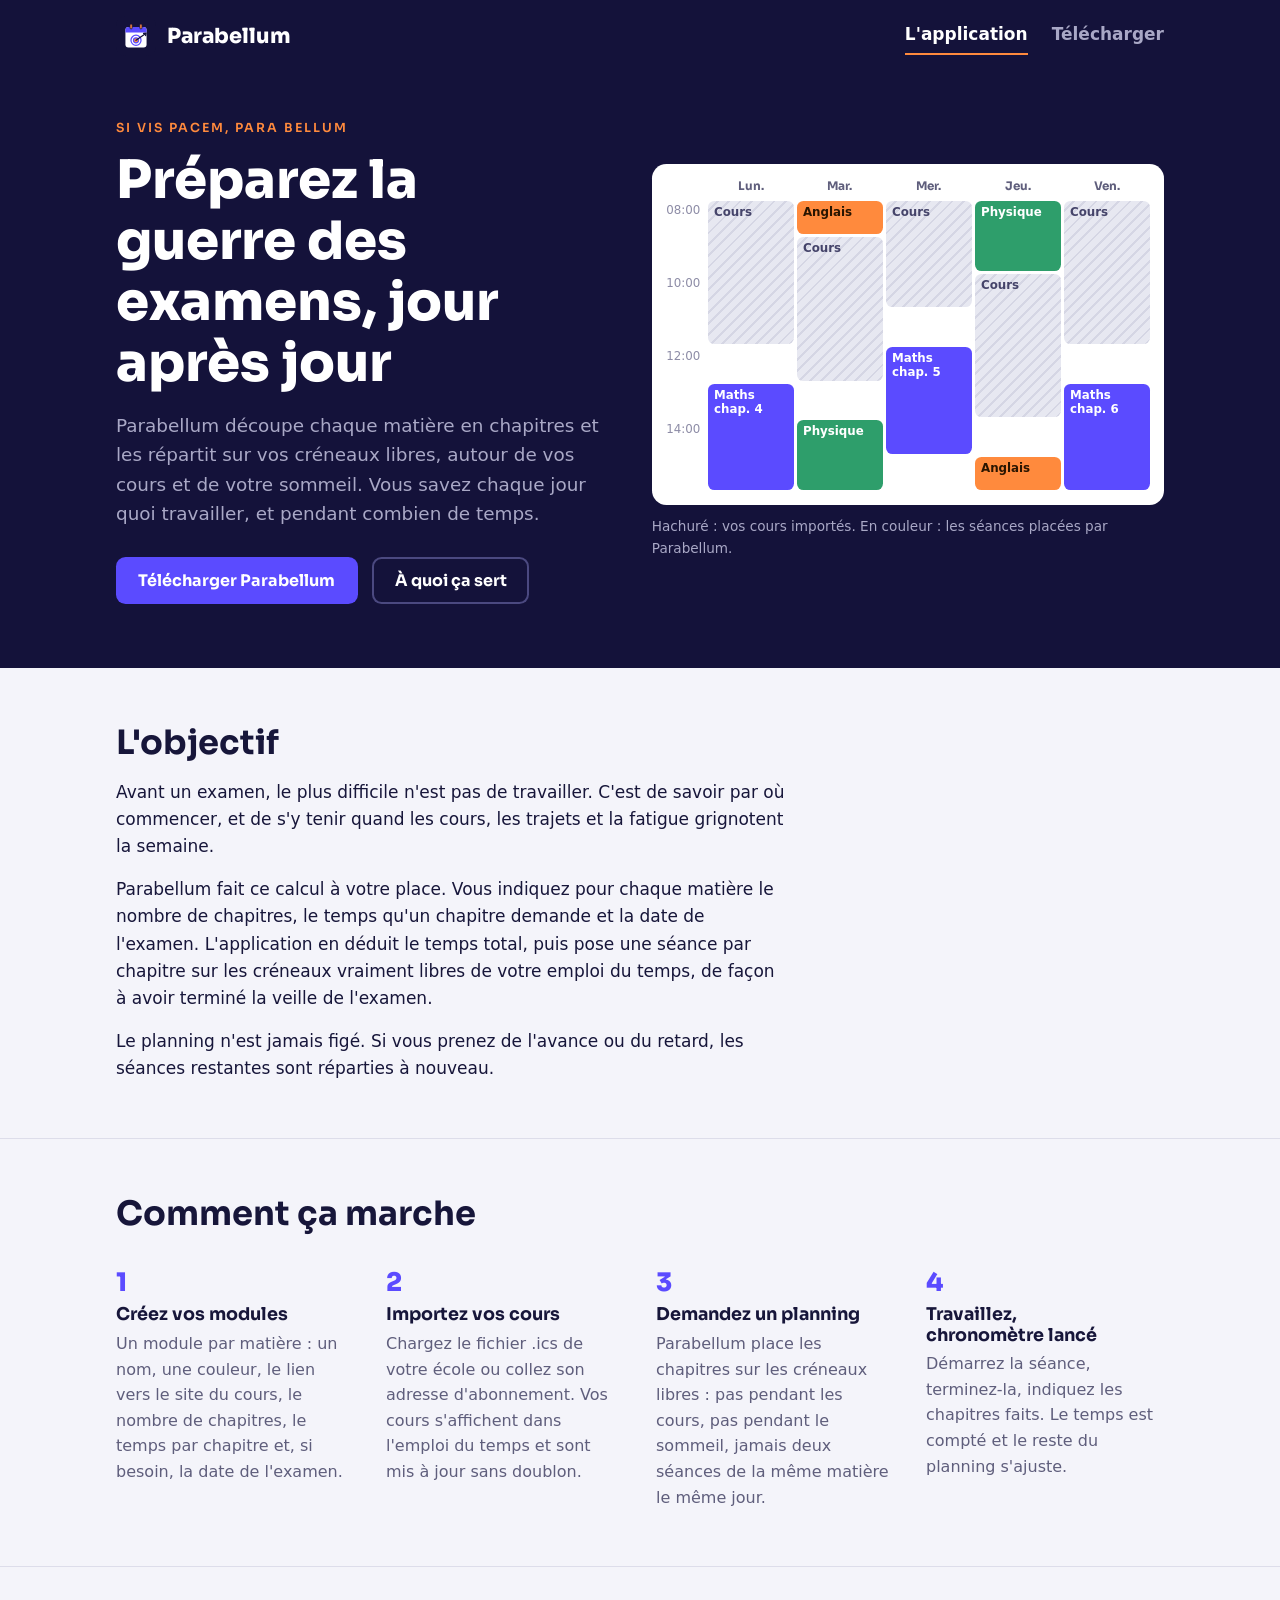
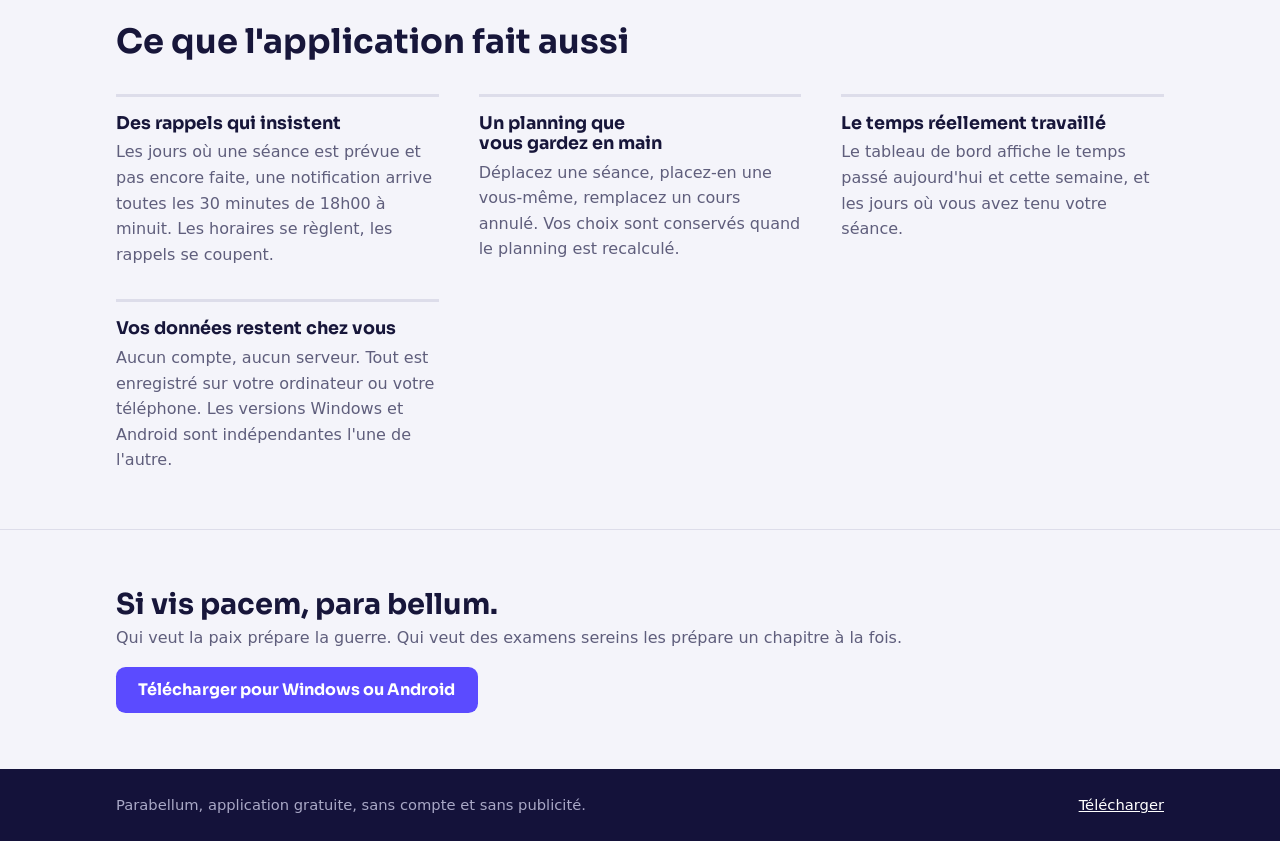
<file: index.html>
<!DOCTYPE html>
<html lang="fr">
<head>
  <meta charset="utf-8">
  <meta name="viewport" content="width=device-width, initial-scale=1">
  <title>Parabellum</title>
  <meta name="description" content="Parabellum répartit vos révisions sur vos créneaux libres, autour de vos cours, jusqu'à la veille de chaque examen.">
  <link rel="icon" href="logo.svg" type="image/svg+xml">
  <link rel="stylesheet" href="style.css">
</head>
<body>
  <header class="top">
    <div class="wrap">
      <a class="brand" href="index.html"><img src="logo.svg" alt="">Parabellum</a>
      <nav aria-label="Navigation principale">
        <a href="index.html" aria-current="page">L'application</a>
        <a href="telechargement.html">Télécharger</a>
      </nav>
    </div>
  </header>

  <div class="hero">
    <div class="wrap">
      <div>
        <p class="motto">SI VIS PACEM, PARA BELLUM</p>
        <h1>Préparez la guerre des examens, jour après jour</h1>
        <p class="lead">Parabellum découpe chaque matière en chapitres et les répartit sur vos créneaux
          libres, autour de vos cours et de votre sommeil. Vous savez chaque jour quoi travailler,
          et pendant combien de temps.</p>
        <div class="actions">
          <a class="button" href="telechargement.html">Télécharger Parabellum</a>
          <a class="button ghost" href="#objectif">À quoi ça sert</a>
        </div>
      </div>
      <div>
        <div class="planning" role="img" aria-label="Exemple d'emploi du temps : les cours sont hachurés, les séances de révision de maths, de physique et d'anglais sont placées sur les créneaux libres.">
          <span></span><span class="day">Lun.</span><span class="day">Mar.</span><span class="day">Mer.</span><span class="day">Jeu.</span><span class="day">Ven.</span>
          <span class="hour" style="grid-row:2">08:00</span>
          <span class="hour" style="grid-row:4">10:00</span>
          <span class="hour" style="grid-row:6">12:00</span>
          <span class="hour" style="grid-row:8">14:00</span>
          <span class="slot course" style="grid-column:2;grid-row:2/6">Cours</span>
          <span class="slot course" style="grid-column:3;grid-row:3/7">Cours</span>
          <span class="slot course" style="grid-column:4;grid-row:2/5">Cours</span>
          <span class="slot course" style="grid-column:5;grid-row:4/8">Cours</span>
          <span class="slot course" style="grid-column:6;grid-row:2/6">Cours</span>
          <span class="slot m1" style="grid-column:2;grid-row:7/10">Maths<br>chap. 4</span>
          <span class="slot m3" style="grid-column:3;grid-row:2/3">Anglais</span>
          <span class="slot m2" style="grid-column:3;grid-row:8/10">Physique</span>
          <span class="slot m1" style="grid-column:4;grid-row:6/9">Maths<br>chap. 5</span>
          <span class="slot m2" style="grid-column:5;grid-row:2/4">Physique</span>
          <span class="slot m3" style="grid-column:5;grid-row:9/10">Anglais</span>
          <span class="slot m1" style="grid-column:6;grid-row:7/10">Maths<br>chap. 6</span>
        </div>
        <p class="planning-caption">Hachuré : vos cours importés. En couleur : les séances placées par Parabellum.</p>
      </div>
    </div>
  </div>

  <main>
    <section id="objectif">
      <div class="wrap">
        <h2 class="section-title">L'objectif</h2>
        <div class="prose">
          <p>Avant un examen, le plus difficile n'est pas de travailler. C'est de savoir par où commencer,
            et de s'y tenir quand les cours, les trajets et la fatigue grignotent la semaine.</p>
          <p>Parabellum fait ce calcul à votre place. Vous indiquez pour chaque matière le nombre de
            chapitres, le temps qu'un chapitre demande et la date de l'examen. L'application en déduit
            le temps total, puis pose une séance par chapitre sur les créneaux vraiment libres de votre
            emploi du temps, de façon à avoir terminé la veille de l'examen.</p>
          <p>Le planning n'est jamais figé. Si vous prenez de l'avance ou du retard, les séances
            restantes sont réparties à nouveau.</p>
        </div>
      </div>
    </section>

    <section>
      <div class="wrap">
        <h2 class="section-title">Comment ça marche</h2>
        <ol class="steps">
          <li>
            <h3>Créez vos modules</h3>
            <p>Un module par matière : un nom, une couleur, le lien vers le site du cours, le nombre de
              chapitres, le temps par chapitre et, si besoin, la date de l'examen.</p>
          </li>
          <li>
            <h3>Importez vos cours</h3>
            <p>Chargez le fichier .ics de votre école ou collez son adresse d'abonnement. Vos cours
              s'affichent dans l'emploi du temps et sont mis à jour sans doublon.</p>
          </li>
          <li>
            <h3>Demandez un planning</h3>
            <p>Parabellum place les chapitres sur les créneaux libres : pas pendant les cours, pas
              pendant le sommeil, jamais deux séances de la même matière le même jour.</p>
          </li>
          <li>
            <h3>Travaillez, chronomètre lancé</h3>
            <p>Démarrez la séance, terminez-la, indiquez les chapitres faits. Le temps est compté et le
              reste du planning s'ajuste.</p>
          </li>
        </ol>
      </div>
    </section>

    <section>
      <div class="wrap">
        <h2 class="section-title">Ce que l'application fait aussi</h2>
        <div class="features">
          <div>
            <h3>Des rappels qui insistent</h3>
            <p>Les jours où une séance est prévue et pas encore faite, une notification arrive toutes
              les 30 minutes de 18h00 à minuit. Les horaires se règlent, les rappels se coupent.</p>
          </div>
          <div>
            <h3>Un planning que vous gardez en main</h3>
            <p>Déplacez une séance, placez-en une vous-même, remplacez un cours annulé. Vos choix sont
              conservés quand le planning est recalculé.</p>
          </div>
          <div>
            <h3>Le temps réellement travaillé</h3>
            <p>Le tableau de bord affiche le temps passé aujourd'hui et cette semaine, et les jours où
              vous avez tenu votre séance.</p>
          </div>
          <div>
            <h3>Vos données restent chez vous</h3>
            <p>Aucun compte, aucun serveur. Tout est enregistré sur votre ordinateur ou votre téléphone.
              Les versions Windows et Android sont indépendantes l'une de l'autre.</p>
          </div>
        </div>
      </div>
    </section>

    <section>
      <div class="wrap closing">
        <blockquote>Si vis pacem, para bellum.
          <span>Qui veut la paix prépare la guerre. Qui veut des examens sereins les prépare un chapitre à la fois.</span>
        </blockquote>
        <a class="button" href="telechargement.html">Télécharger pour Windows ou Android</a>
      </div>
    </section>
  </main>

  <footer>
    <div class="wrap">
      <span>Parabellum, application gratuite, sans compte et sans publicité.</span>
      <a href="telechargement.html">Télécharger</a>
    </div>
  </footer>
</body>
</html>
</file>
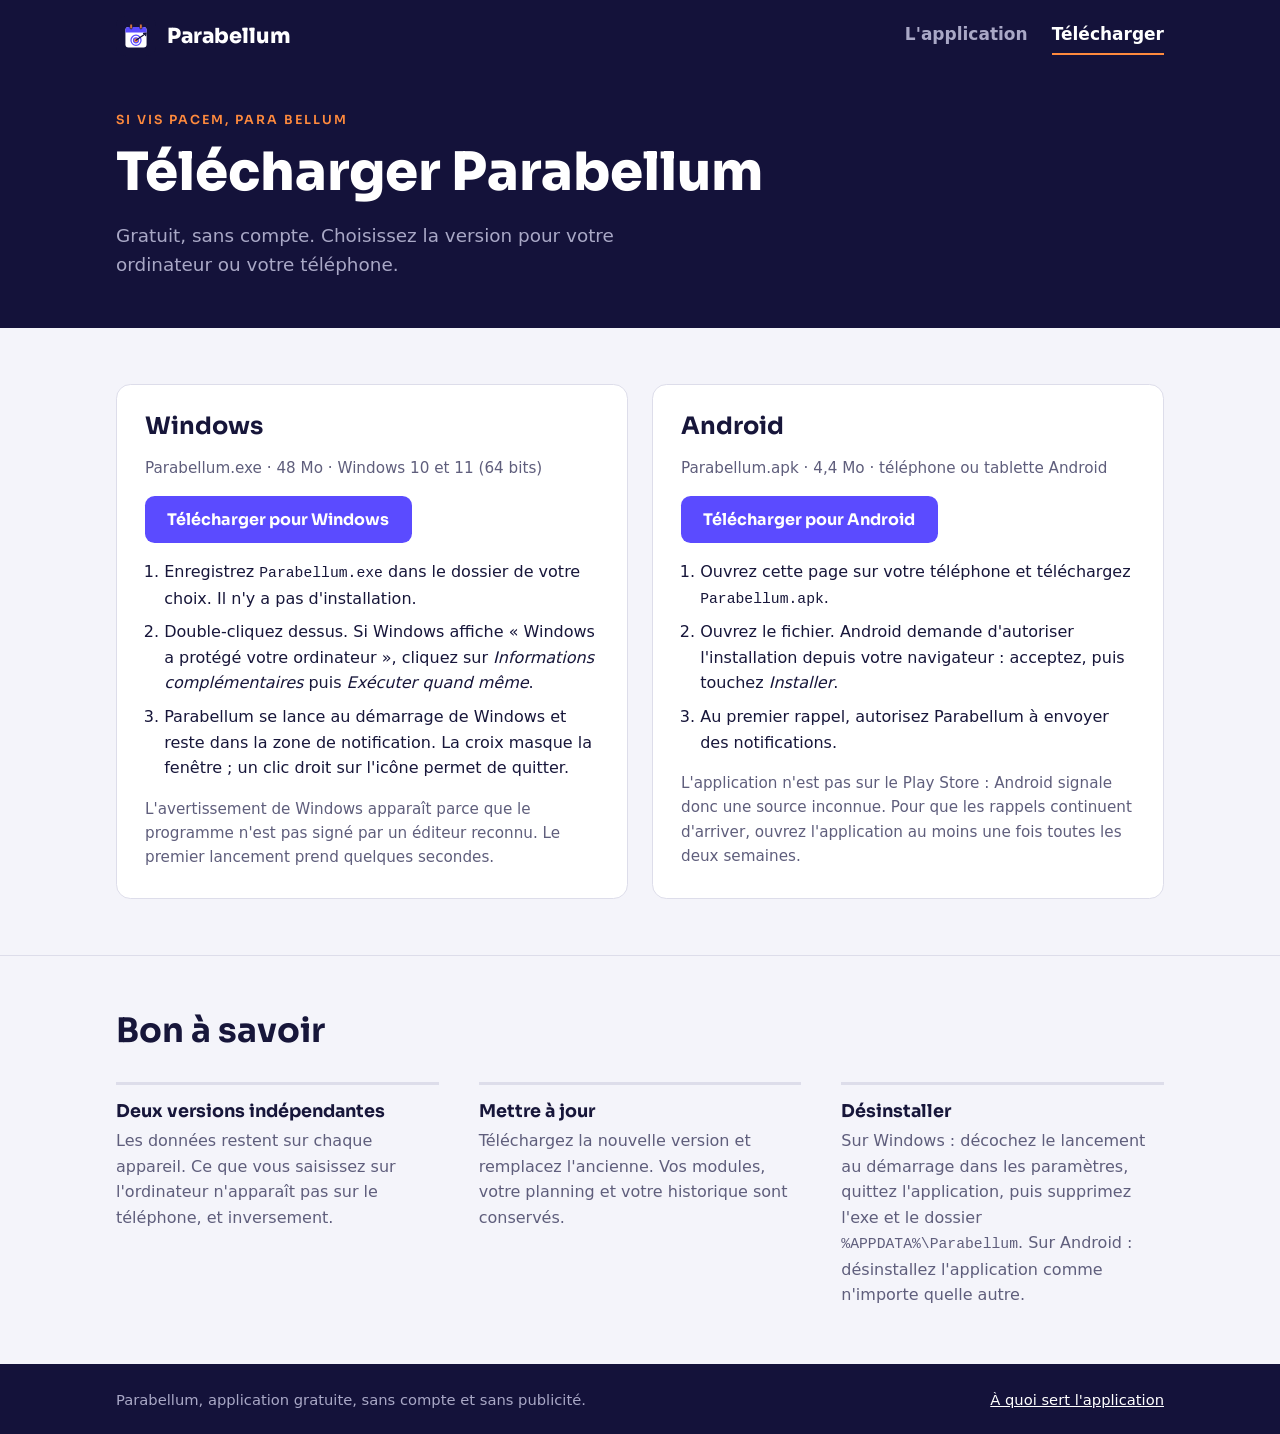
<file: telechargement.html>
<!DOCTYPE html>
<html lang="fr">
<head>
  <meta charset="utf-8">
  <meta name="viewport" content="width=device-width, initial-scale=1">
  <title>Télécharger Parabellum</title>
  <meta name="description" content="Téléchargez Parabellum pour Windows (.exe) ou pour Android (.apk).">
  <link rel="icon" href="logo.svg" type="image/svg+xml">
  <link rel="stylesheet" href="style.css">
</head>
<body>
  <header class="top">
    <div class="wrap">
      <a class="brand" href="index.html"><img src="logo.svg" alt="">Parabellum</a>
      <nav aria-label="Navigation principale">
        <a href="index.html">L'application</a>
        <a href="telechargement.html" aria-current="page">Télécharger</a>
      </nav>
    </div>
  </header>

  <div class="hero small">
    <div class="wrap">
      <p class="motto">SI VIS PACEM, PARA BELLUM</p>
      <h1>Télécharger Parabellum</h1>
      <p class="lead">Gratuit, sans compte. Choisissez la version pour votre ordinateur ou votre téléphone.</p>
    </div>
  </div>

  <main>
    <section>
      <div class="wrap">
        <div class="downloads">
          <article class="download" id="windows">
            <h2>Windows</h2>
            <p class="meta">Parabellum.exe · 48 Mo · Windows 10 et 11 (64 bits)</p>
            <a class="button" href="https://mega.nz/file/zElFkSoY#KUqb7n2feIMeLNQunItwTiQPsHoIsM7RFfbxZ8sJ6u4" rel="noopener">Télécharger pour Windows</a>
            <ol>
              <li>Enregistrez <code>Parabellum.exe</code> dans le dossier de votre choix. Il n'y a pas d'installation.</li>
              <li>Double-cliquez dessus. Si Windows affiche « Windows a protégé votre ordinateur »,
                cliquez sur <em>Informations complémentaires</em> puis <em>Exécuter quand même</em>.</li>
              <li>Parabellum se lance au démarrage de Windows et reste dans la zone de notification.
                La croix masque la fenêtre ; un clic droit sur l'icône permet de quitter.</li>
            </ol>
            <p class="note">L'avertissement de Windows apparaît parce que le programme n'est pas signé
              par un éditeur reconnu. Le premier lancement prend quelques secondes.</p>
          </article>

          <article class="download" id="android">
            <h2>Android</h2>
            <p class="meta">Parabellum.apk · 4,4 Mo · téléphone ou tablette Android</p>
            <a class="button" href="https://mega.nz/file/XV8xTLQb#tgXqwq_p18u2AMHGOnxEHTZFDdUp_uPbU1zEIXnpcqo" rel="noopener">Télécharger pour Android</a>
            <ol>
              <li>Ouvrez cette page sur votre téléphone et téléchargez <code>Parabellum.apk</code>.</li>
              <li>Ouvrez le fichier. Android demande d'autoriser l'installation depuis votre navigateur :
                acceptez, puis touchez <em>Installer</em>.</li>
              <li>Au premier rappel, autorisez Parabellum à envoyer des notifications.</li>
            </ol>
            <p class="note">L'application n'est pas sur le Play Store : Android signale donc une source
              inconnue. Pour que les rappels continuent d'arriver, ouvrez l'application au moins une
              fois toutes les deux semaines.</p>
          </article>
        </div>
      </div>
    </section>

    <section>
      <div class="wrap">
        <h2 class="section-title">Bon à savoir</h2>
        <div class="features">
          <div>
            <h3>Deux versions indépendantes</h3>
            <p>Les données restent sur chaque appareil. Ce que vous saisissez sur l'ordinateur
              n'apparaît pas sur le téléphone, et inversement.</p>
          </div>
          <div>
            <h3>Mettre à jour</h3>
            <p>Téléchargez la nouvelle version et remplacez l'ancienne. Vos modules, votre planning et
              votre historique sont conservés.</p>
          </div>
          <div>
            <h3>Désinstaller</h3>
            <p>Sur Windows : décochez le lancement au démarrage dans les paramètres, quittez
              l'application, puis supprimez l'exe et le dossier <code>%APPDATA%\Parabellum</code>.
              Sur Android : désinstallez l'application comme n'importe quelle autre.</p>
          </div>
        </div>
      </div>
    </section>
  </main>

  <footer>
    <div class="wrap">
      <span>Parabellum, application gratuite, sans compte et sans publicité.</span>
      <a href="index.html">À quoi sert l'application</a>
    </div>
  </footer>
</body>
</html>
</file>
<file: style.css>
/* Mise en page : bandeau bleu nuit de la marque en tête, contenu en une colonne lisible,
   l'emploi du temps de l'appli comme seule illustration. */
@font-face {
  font-family: "Sora";
  src: url("fonts/Sora.ttf") format("truetype");
  font-weight: 100 800;
  font-display: swap;
}

:root {
  --navy: #14123A;
  --accent: #5B4BFF;
  --orange: #FF8A3D;
  --green: #2E9E6B;
  --bg: #F4F4FA;
  --surface: #FFFFFF;
  --fg: #17163A;
  --muted: #5F5E7C;
  --line: #DDDDEA;
  --on-navy: #FFFFFF;
  --on-navy-muted: #A9A8C6;
  --link: #4A3CF0;
  --hatch: #C9CAD9;
  --course: #E7E8F1;
  --display: "Sora", "Segoe UI", system-ui, sans-serif;
  --body: "Segoe UI", system-ui, -apple-system, Roboto, sans-serif;
}
@media (prefers-color-scheme: dark) {
  :root {
    --bg: #0C0B24;
    --surface: #17153F;
    --fg: #ECECF7;
    --muted: #A9A8C6;
    --line: #2C2A5C;
    --link: #A9A0FF;
    --hatch: #46457A;
    --course: #24225A;
    color-scheme: dark;
  }
}

* { box-sizing: border-box; }
html { scroll-behavior: smooth; }
body {
  margin: 0;
  background: var(--bg);
  color: var(--fg);
  font: 1.0625rem/1.6 var(--body);
}
img, svg { max-width: 100%; }
a { color: var(--link); }
a:focus-visible, .button:focus-visible { outline: 3px solid var(--orange); outline-offset: 3px; }
h1, h2, h3 { font-family: var(--display); line-height: 1.15; text-wrap: balance; margin: 0; }
p { margin: 0; }

.wrap { max-width: 68rem; margin-inline: auto; padding-inline: 1.25rem; }

/* --- en-tête --- */
.top { background: var(--navy); color: var(--on-navy); }
.top .wrap { display: flex; flex-wrap: wrap; align-items: center; gap: 0.75rem 2rem; padding-block: 1rem; }
.brand { display: flex; align-items: center; gap: 0.7rem; color: inherit; text-decoration: none;
         font: 800 1.3rem var(--display); margin-right: auto; }
.brand img { width: 2.5rem; height: 2.5rem; }
.top nav { display: flex; gap: 1.5rem; }
.top nav a { color: var(--on-navy-muted); text-decoration: none; font-weight: 600; padding-block: 0.3rem;
             border-bottom: 2px solid transparent; }
.top nav a:hover { color: var(--on-navy); }
.top nav a[aria-current="page"] { color: var(--on-navy); border-bottom-color: var(--orange); }

/* --- bandeau --- */
.hero { background: var(--navy); color: var(--on-navy); }
.hero .wrap { display: grid; grid-template-columns: minmax(0, 1fr) minmax(0, 1.05fr); gap: 3rem;
              align-items: center; padding-block: 3rem 4rem; }
.motto { font: 600 0.78rem var(--display); letter-spacing: 0.16em; color: var(--orange); }
.hero h1 { font-size: clamp(2rem, 4.6vw, 3.3rem); font-weight: 800; margin-block: 0.9rem 1.1rem; }
.hero p.lead { color: var(--on-navy-muted); font-size: 1.15rem; max-width: 34rem; }
.actions { display: flex; flex-wrap: wrap; gap: 0.9rem; margin-top: 1.8rem; }
.button { display: inline-flex; align-items: center; gap: 0.5rem; padding: 0.8rem 1.4rem; border-radius: 0.6rem;
          background: var(--accent); color: #FFFFFF; font: 700 1rem var(--display); text-decoration: none; }
.button:hover { background: #4A3CF0; }
.button.ghost { background: transparent; box-shadow: inset 0 0 0 2px #4B4980; }
.button.ghost:hover { background: #211F55; }
.hero.small .wrap { display: block; padding-block: 2.5rem 3rem; }

/* --- emploi du temps illustré --- */
.planning { background: #FFFFFF; color: #17163A; border-radius: 0.9rem; padding: 0.9rem;
            display: grid; grid-template-columns: 2.4rem repeat(5, minmax(0, 1fr));
            grid-template-rows: auto repeat(8, 2.1rem); gap: 3px; font-size: 0.74rem; }
.planning .day { text-align: center; font: 700 0.74rem var(--display); color: #5F5E7C; padding-bottom: 0.3rem; }
.planning .hour { grid-column: 1; color: #8D8CA6; font-variant-numeric: tabular-nums; text-align: right;
                  padding-right: 0.35rem; }
.planning .slot { border-radius: 0.4rem; padding: 0.25rem 0.4rem; font-weight: 600; line-height: 1.2;
                  overflow: hidden; min-width: 0; }
.slot.course { background: repeating-linear-gradient(135deg, #E7E8F1 0 6px, #D5D6E4 6px 8px); color: #45446A; }
.slot.m1 { background: #5B4BFF; color: #FFFFFF; }
.slot.m2 { background: #2E9E6B; color: #FFFFFF; }
.slot.m3 { background: #FF8A3D; color: #2A1500; }
.planning-caption { color: var(--on-navy-muted); font-size: 0.85rem; margin-top: 0.7rem; }

/* --- sections --- */
main section { padding-block: 3.5rem; }
main section + section { border-top: 1px solid var(--line); }
.section-title { font-size: clamp(1.5rem, 3vw, 2.1rem); font-weight: 700; margin-bottom: 1rem; }
.prose { max-width: 42rem; display: grid; gap: 1rem; }
.prose p { color: var(--fg); }

.steps { list-style: none; counter-reset: step; margin: 2rem 0 0; padding: 0;
         display: grid; grid-template-columns: repeat(auto-fit, minmax(14rem, 1fr)); gap: 1.75rem 2rem; }
.steps li { counter-increment: step; display: grid; gap: 0.4rem; align-content: start; }
.steps li::before { content: counter(step); font: 800 1.6rem var(--display); color: var(--accent); }
.steps h3, .features h3 { font-size: 1.1rem; font-weight: 700; }
.steps p, .features p { color: var(--muted); font-size: 1rem; }

.features { display: grid; grid-template-columns: repeat(auto-fit, minmax(16rem, 1fr)); gap: 2rem 2.5rem; margin-top: 2rem; }
.features > div { display: grid; gap: 0.4rem; align-content: start; padding-top: 1rem; border-top: 3px solid var(--line); }

.closing { text-align: left; display: grid; gap: 1.2rem; justify-items: start; }
.closing blockquote { margin: 0; font: 700 clamp(1.3rem, 2.6vw, 1.8rem) var(--display); }
.closing blockquote span { display: block; font: 400 1rem var(--body); color: var(--muted); margin-top: 0.4rem; }

/* --- téléchargement --- */
.downloads { display: grid; grid-template-columns: repeat(auto-fit, minmax(18rem, 1fr)); gap: 1.5rem; }
.download { background: var(--surface); border: 1px solid var(--line); border-radius: 0.9rem; padding: 1.75rem;
            display: grid; gap: 1rem; align-content: start; min-width: 0; }
.download h2 { font-size: 1.5rem; font-weight: 700; }
.download .meta { color: var(--muted); font-size: 0.95rem; font-variant-numeric: tabular-nums; }
.download ol { margin: 0; padding-left: 1.2rem; display: grid; gap: 0.5rem; color: var(--fg); font-size: 1rem; }
.download .button { justify-self: start; }
.note { color: var(--muted); font-size: 0.95rem; }
code { font-family: Consolas, "Cascadia Mono", monospace; font-size: 0.92em; overflow-wrap: anywhere; }

/* --- pied de page --- */
footer { background: var(--navy); color: var(--on-navy-muted); font-size: 0.92rem; }
footer .wrap { display: flex; flex-wrap: wrap; gap: 0.5rem 2rem; justify-content: space-between; padding-block: 1.5rem; }
footer a { color: var(--on-navy); }

@media (max-width: 52rem) {
  .hero .wrap { grid-template-columns: minmax(0, 1fr); gap: 2rem; padding-block: 2rem 2.5rem; }
  .planning { font-size: 0.62rem; padding: 0.6rem; grid-template-columns: 2rem repeat(5, minmax(0, 1fr)); }
  .planning .slot { padding: 0.2rem 0.15rem; }
}
@media (prefers-reduced-motion: reduce) { html { scroll-behavior: auto; } }
</file>
